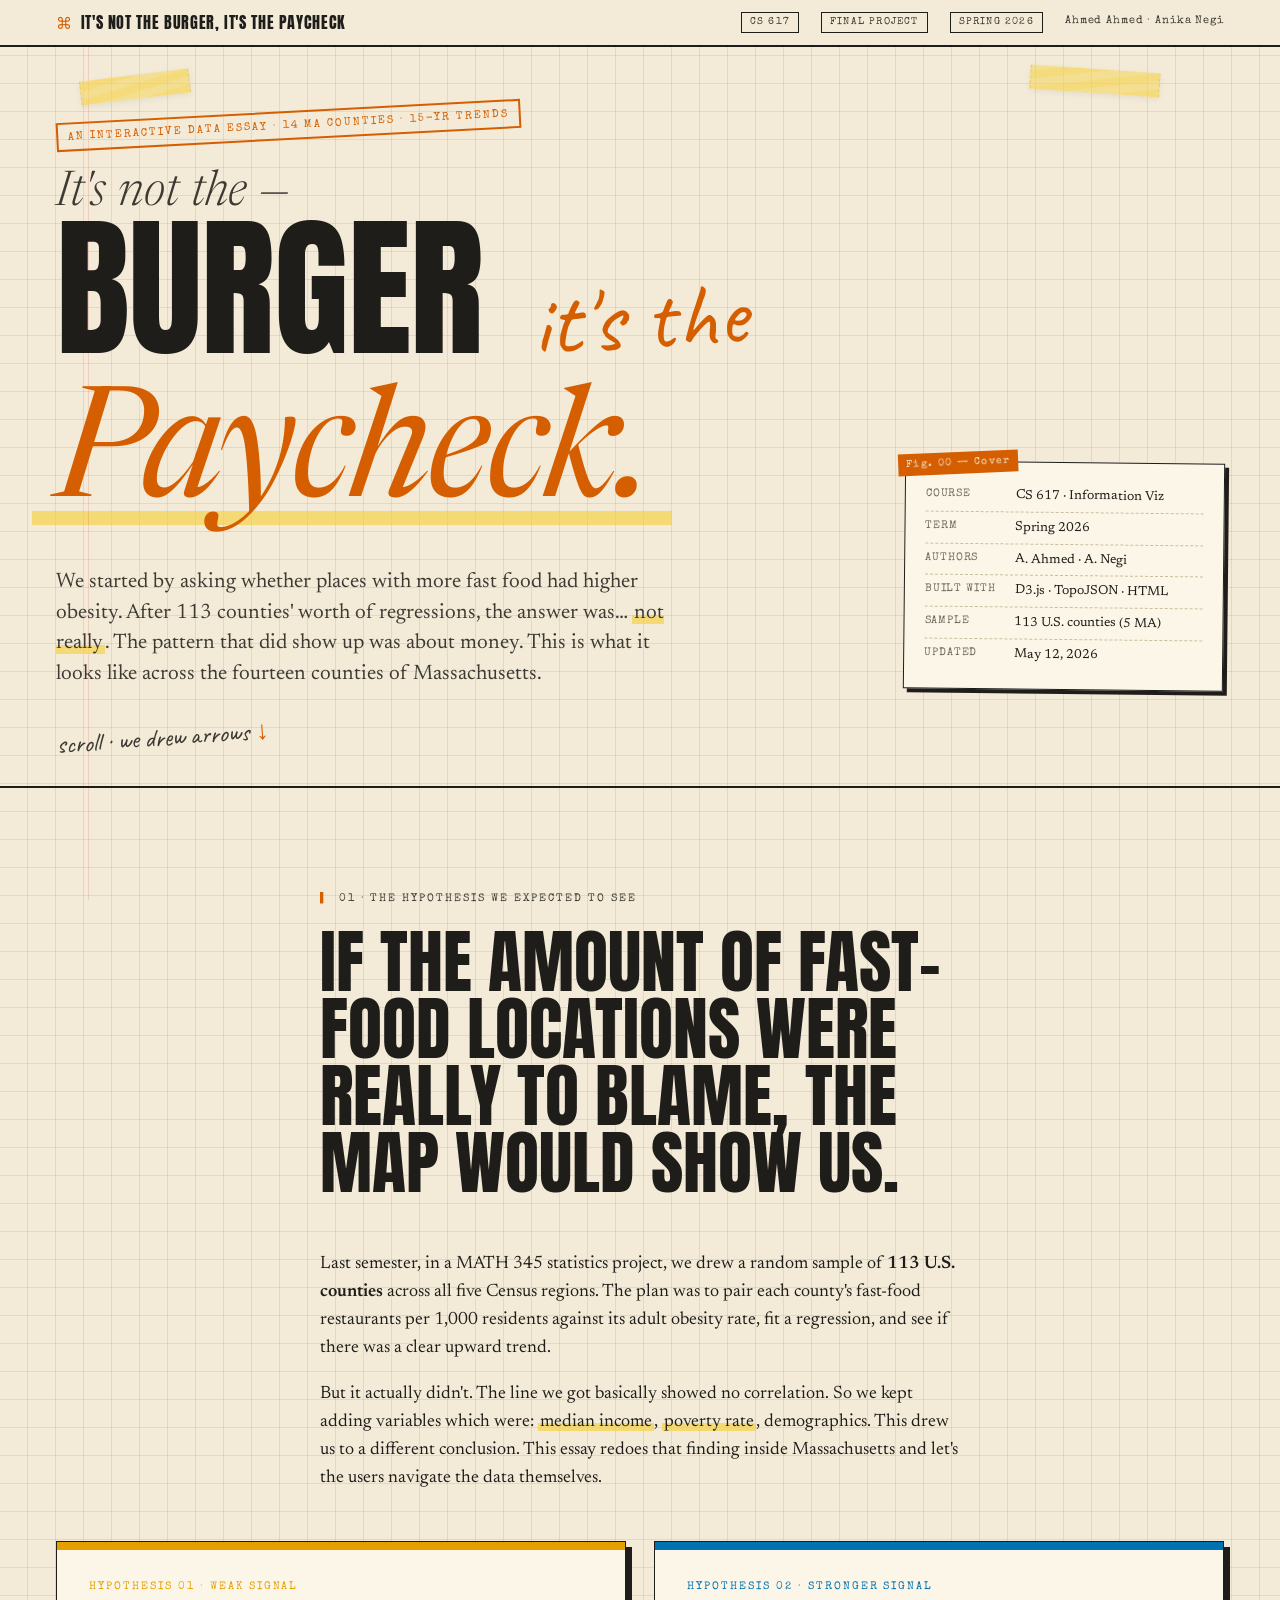
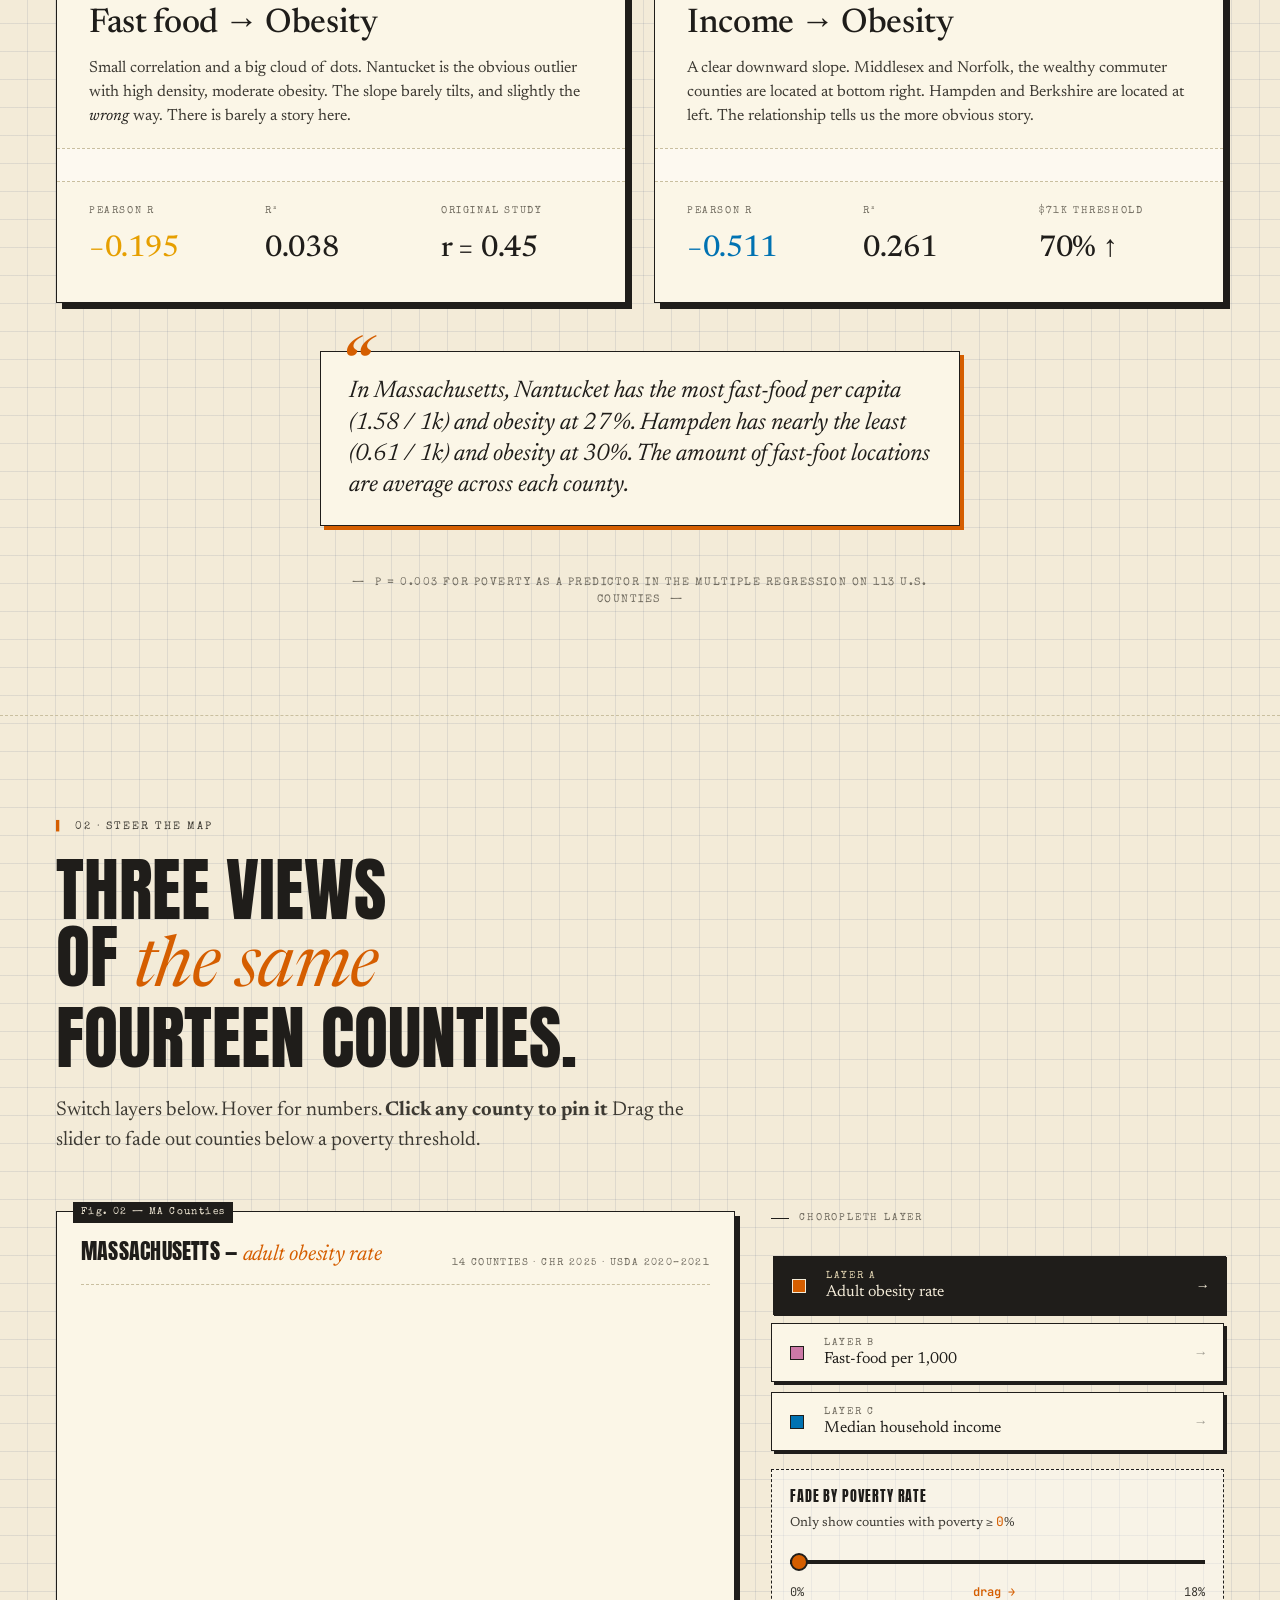
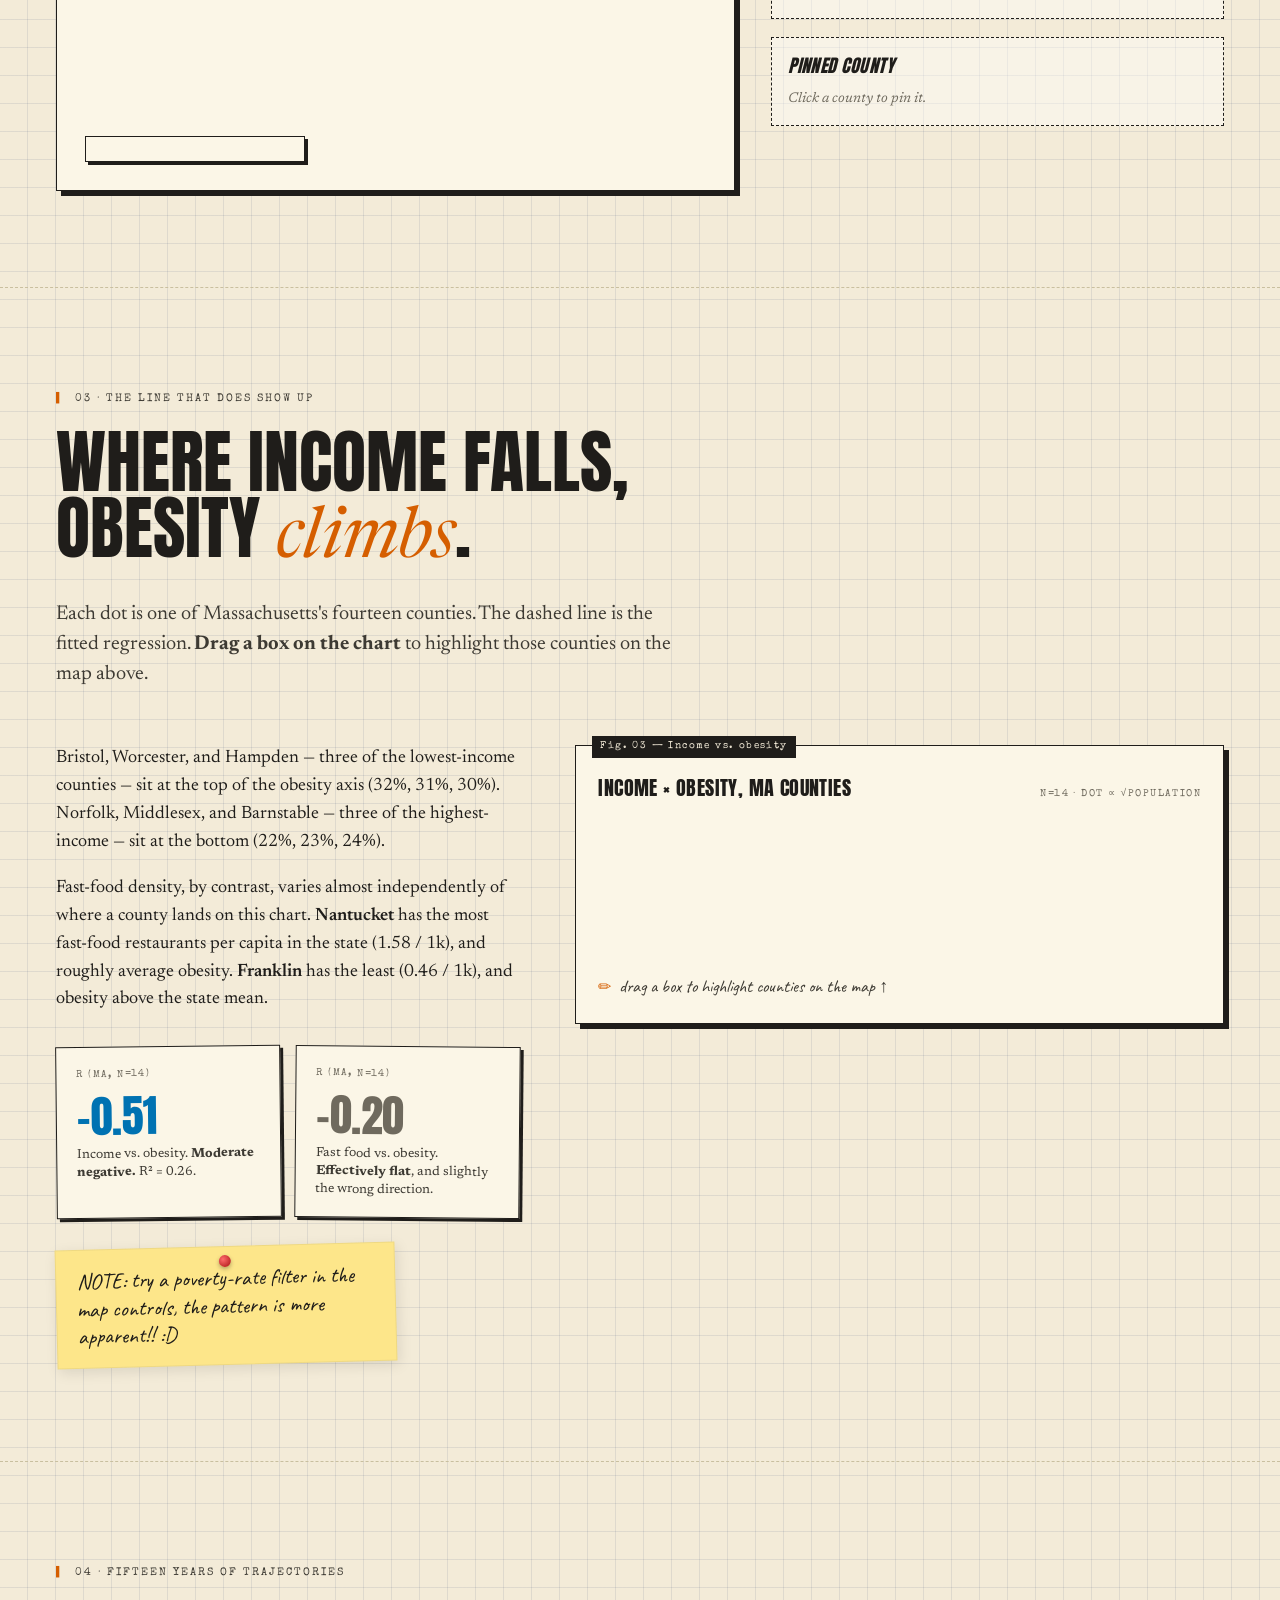
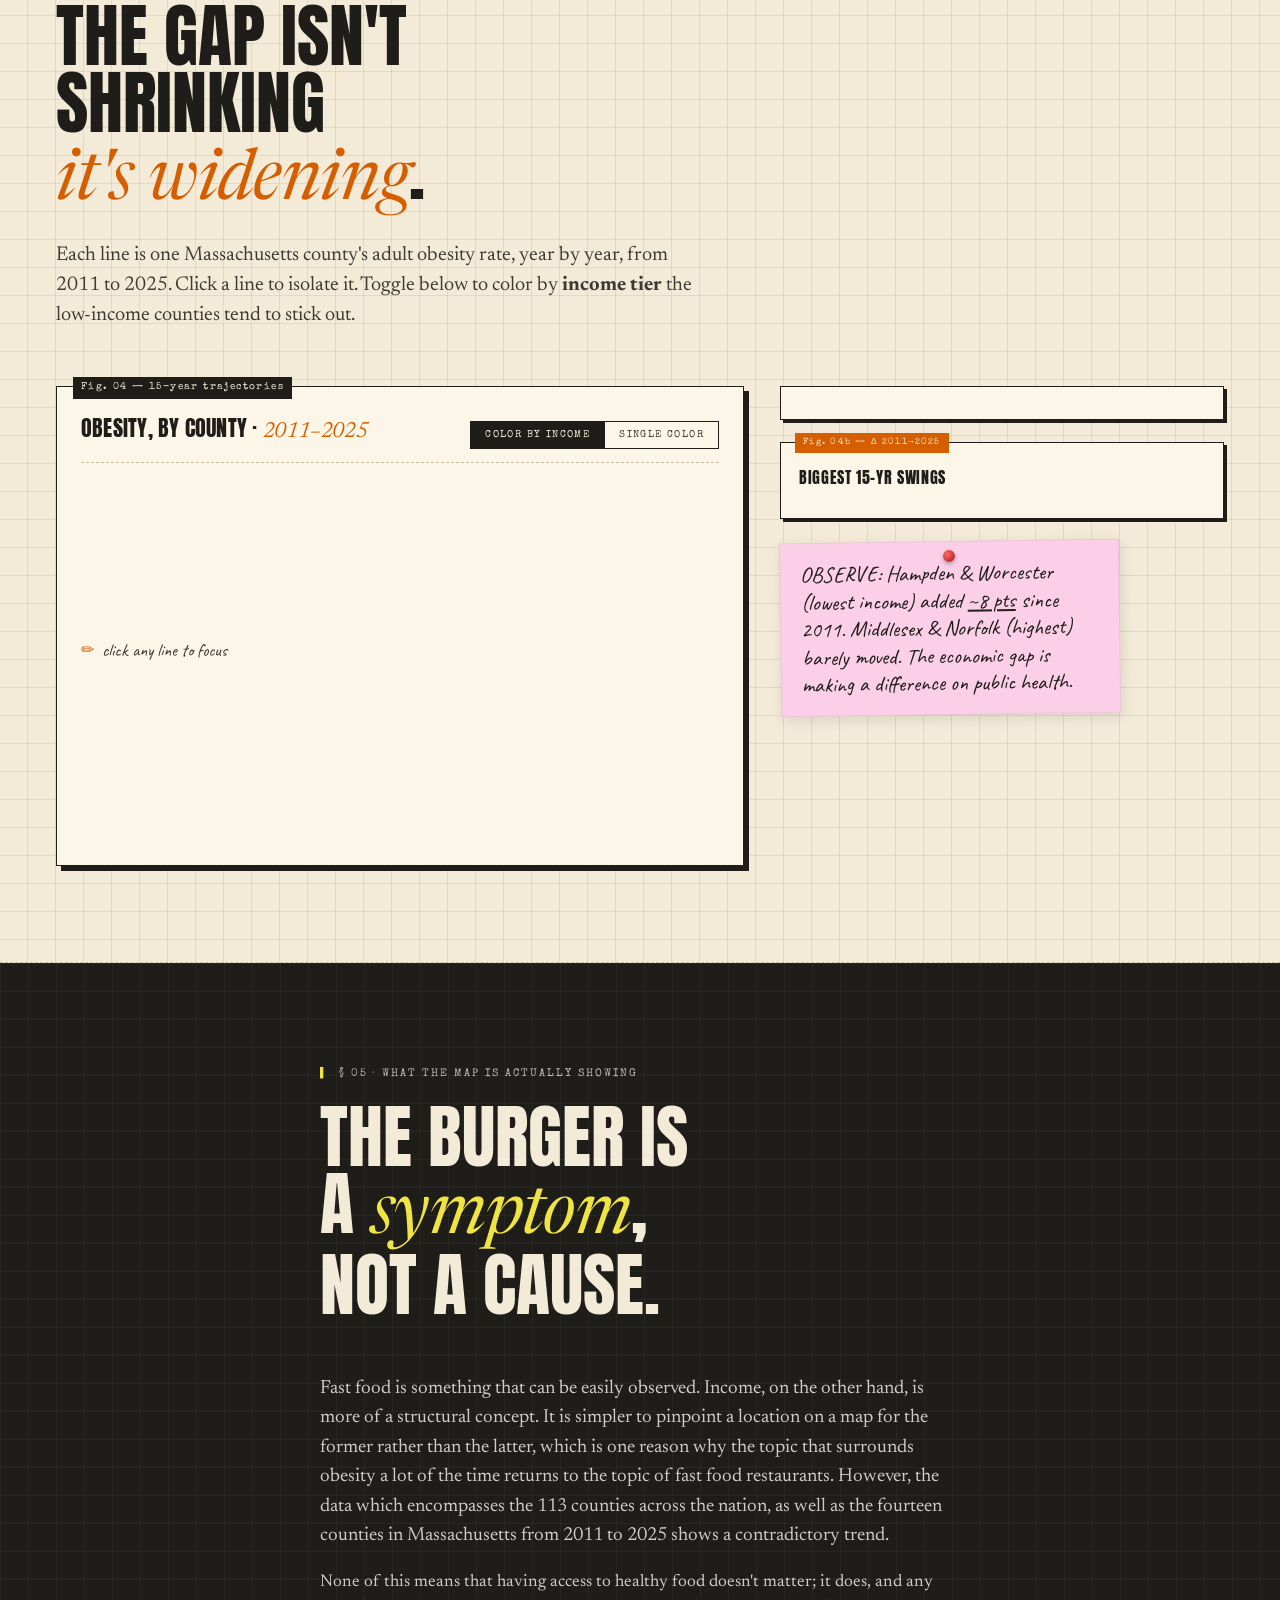
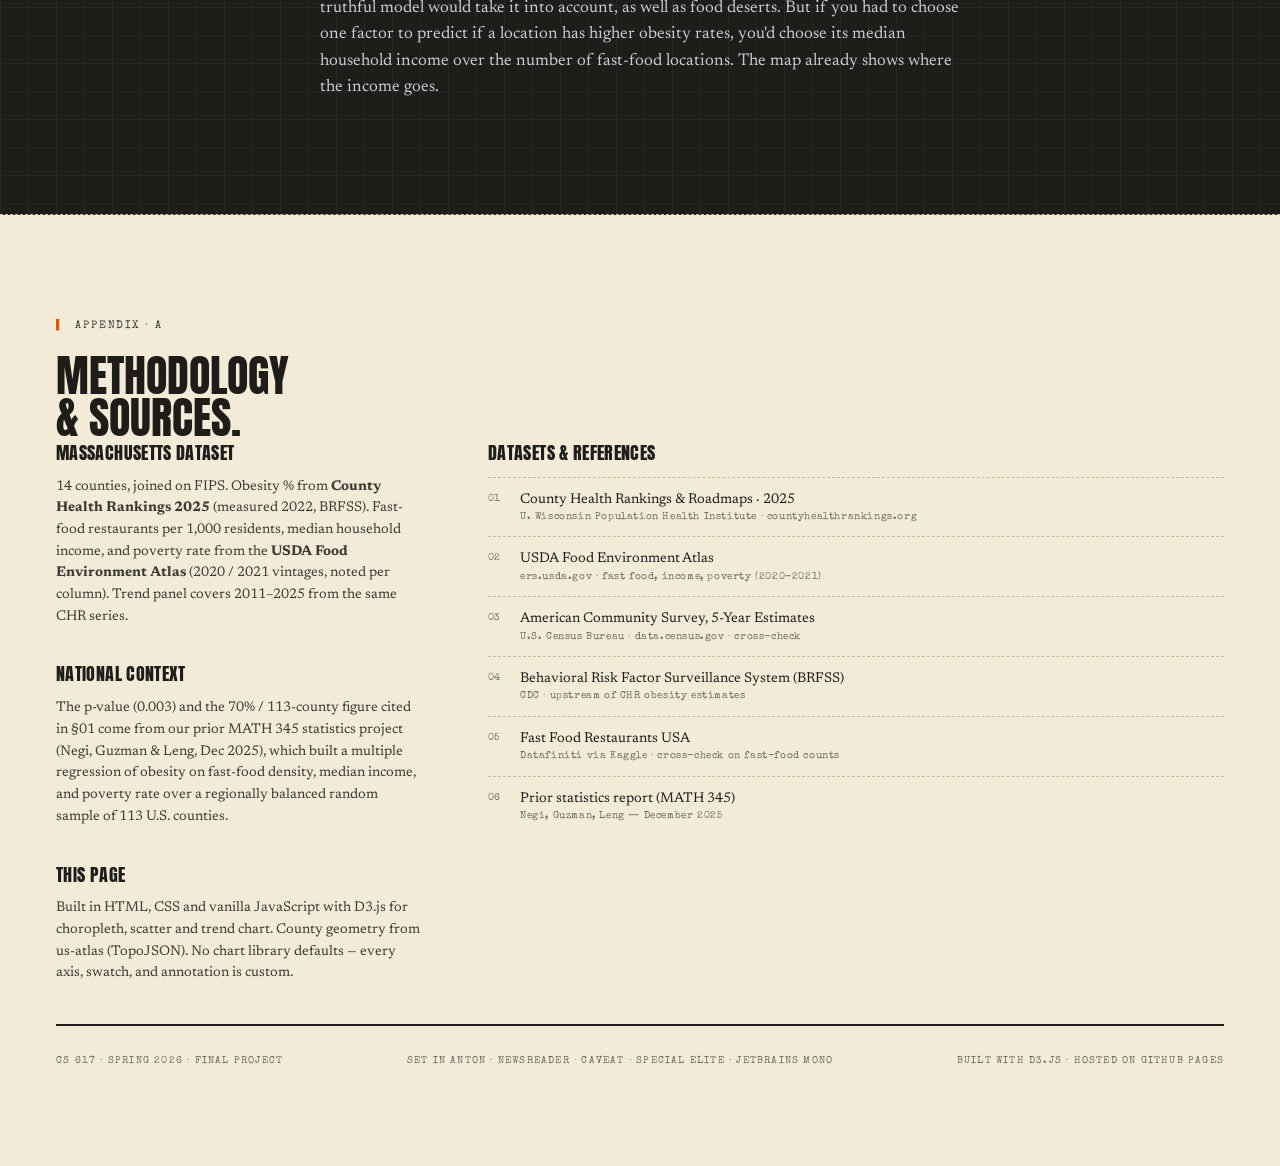
<file: index.html>
<!doctype html>
<html lang="en">
<head>
<meta charset="utf-8" />
<meta name="viewport" content="width=device-width, initial-scale=1" />
<title>It's Not the Burger, It's the Paycheck — CS617 Final Project</title>
<meta name="ext-resource-dependency" content="data/ma-counties.json" data-resource-id="maCounties" />
<meta name="ext-resource-dependency" content="data/ma-state.json" data-resource-id="maState" />
<link rel="preconnect" href="https://fonts.googleapis.com">
<link rel="preconnect" href="https://fonts.gstatic.com" crossorigin>
<link href="https://fonts.googleapis.com/css2?family=Anton&family=Newsreader:ital,opsz,wght@0,6..72,300;0,6..72,400;0,6..72,500;1,6..72,400&family=Caveat:wght@400;600;700&family=Special+Elite&family=JetBrains+Mono:wght@400;500&family=Inter+Tight:wght@400;500;600&display=swap" rel="stylesheet">
<link rel="stylesheet" href="styles.css" />
</head>
<body>

<template id="__bundler_thumbnail" data-bg-color="#f3ebd8">
  <svg viewBox="0 0 1200 800" xmlns="http://www.w3.org/2000/svg">
    <rect width="1200" height="800" fill="#f3ebd8"/>
    <!-- notebook margin -->
    <line x1="120" y1="0" x2="120" y2="800" stroke="#d63a3a" stroke-opacity="0.35" stroke-width="2"/>
    <!-- "BURGER" / "Paycheck" mark -->
    <text x="200" y="380" font-family="Anton, Impact, sans-serif" font-size="170" fill="#1f1d1a" letter-spacing="-2">BURGER</text>
    <text x="220" y="530" font-family="Georgia, serif" font-style="italic" font-size="140" fill="#c92a2a">Paycheck</text>
    <!-- highlight under paycheck -->
    <rect x="220" y="490" width="560" height="22" fill="#f5d24a" fill-opacity="0.7"/>
    <text x="220" y="530" font-family="Georgia, serif" font-style="italic" font-size="140" fill="#c92a2a">Paycheck</text>
    <!-- ampersand-ish -->
    <text x="200" y="220" font-family="Courier, monospace" font-size="28" fill="#3d3a33" letter-spacing="4">CS 617 · FINAL PROJECT</text>
    <text x="200" y="640" font-family="Caveat, cursive" font-size="46" fill="#d63a3a">it's not the — it's the —</text>
  </svg>
</template>

<!-- ============ Top bar ============ -->
<div class="topbar">
  <div class="topbar-inner">
    <div class="mark">It's Not the Burger, It's the Paycheck</div>
    <div class="meta">
      <span class="pill">CS 617</span>
      <span class="pill">Final Project</span>
      <span class="pill">Spring 2026</span>
      <span>Ahmed Ahmed · Anika Negi</span>
    </div>
  </div>
</div>

<!-- ============ Hero ============ -->
<header class="hero">
  <div class="tape hero-tape-1"></div>
  <div class="tape hero-tape-2"></div>
  <div class="wrap">
    <div class="hero-row">
      <div>
        <span class="stamp">An Interactive Data Essay · 14 MA Counties · 15-yr trends</span>
        <h1>
          <span class="it-not">It's not the —</span>
          <span class="burger">Burger</span>
          <span class="versus">it's the</span>
          <span class="paycheck">Paycheck.</span>
        </h1>
        <p class="dek">
          We started by asking whether places with more fast food had higher obesity. After 113 counties' worth of regressions, the answer was… <mark class="hi">not really</mark>. The pattern that did show up was about money. This is what it looks like across the fourteen counties of Massachusetts.
        </p>
      </div>
      <div class="project-card">
        <div class="row"><span class="k">Course</span><span class="v">CS 617 · Information Viz</span></div>
        <div class="row"><span class="k">Term</span><span class="v">Spring 2026</span></div>
        <div class="row"><span class="k">Authors</span><span class="v">A. Ahmed · A. Negi</span></div>
        <div class="row"><span class="k">Built with</span><span class="v">D3.js · TopoJSON · HTML</span></div>
        <div class="row"><span class="k">Sample</span><span class="v">113 U.S. counties (5 MA)</span></div>
        <div class="row"><span class="k">Updated</span><span class="v">May 12, 2026</span></div>
      </div>
    </div>
  </div>
  <div class="scroll-hint">scroll · we drew arrows</div>
</header>

<!-- ============ Setup ============ -->
<section class="setup">
  <div class="wrap">
    <div class="section-head measure center">
      <span class="eyebrow">01 · The hypothesis we expected to see</span>
      <h2>If the amount of fast-food locations were really to blame, the map would show us.</h2>
    </div>
    <div class="measure center">
      <p class="body">
        Last semester, in a MATH&nbsp;345 statistics project, we drew a random sample of <strong>113 U.S. counties</strong> across all five Census regions. The plan was to pair each county's fast-food restaurants per&nbsp;1,000 residents against its adult obesity rate, fit a regression, and see if there was a clear upward trend.
      </p>
      <p class="body">
        But it actually didn't. The line we got basically showed no correlation. So we kept adding variables which were: <mark class="hi">median income</mark>, <mark class="hi">poverty rate</mark>, demographics. This drew us to a different conclusion. This essay redoes that finding inside Massachusetts and let's the users navigate the data themselves.
      </p>
    </div>

    <!-- Two hypothesis cards — the central comparison of the whole essay -->
    <div class="hypogrid">
      <article class="hypocard" data-accent="weak">
        <div class="hypocard-bar"></div>
        <div class="hypocard-inner">
          <div class="hypocard-eyebrow">Hypothesis 01 · Weak signal</div>
          <h3 class="hypocard-title">Fast food → Obesity</h3>
          <p class="hypocard-narrative"> Small correlation and a big cloud of dots. Nantucket is the obvious outlier with high density, moderate obesity. The slope barely tilts, and slightly the <em>wrong</em> way. There is barely a story here.</p>
          <div class="hypocard-chart" data-pair="ff"></div>
          <div class="hypocard-stats">
            <div class="hcstat"><div class="k">Pearson r</div><div class="v">−0.195</div></div>
            <div class="hcstat"><div class="k">R²</div><div class="v">0.038</div></div>
            <div class="hcstat"><div class="k">Original study</div><div class="v">r = 0.45</div></div>
          </div>
        </div>
      </article>

      <article class="hypocard" data-accent="strong">
        <div class="hypocard-bar"></div>
        <div class="hypocard-inner">
          <div class="hypocard-eyebrow">Hypothesis 02 · Stronger signal</div>
          <h3 class="hypocard-title">Income → Obesity</h3>
          <p class="hypocard-narrative">A clear downward slope. Middlesex and Norfolk, the wealthy commuter counties are located at bottom right. Hampden and Berkshire are located at left. The relationship tells us the more obvious story.</p>
          <div class="hypocard-chart" data-pair="income"></div>
          <div class="hypocard-stats">
            <div class="hcstat"><div class="k">Pearson r</div><div class="v">−0.511</div></div>
            <div class="hcstat"><div class="k">R²</div><div class="v">0.261</div></div>
            <div class="hcstat"><div class="k">$71k threshold</div><div class="v">70%&nbsp;↑</div></div>
          </div>
        </div>
      </article>
    </div>

    <div class="measure center">
      <p class="callout">In Massachusetts, Nantucket has the <em>most</em> fast-food per capita (1.58 / 1k) and obesity at 27%. Hampden has nearly the <em>least</em> (0.61 / 1k) and obesity at 30%. The amount of fast-foot locations are average across each county.</p>
      <p class="body" style="text-align:center;font-family:var(--stamp);font-size:11px;letter-spacing:0.14em;text-transform:uppercase;color:var(--ink-faint);margin-top:32px">
        —&nbsp; p&nbsp;=&nbsp;0.003 for poverty as a predictor in the multiple regression on 113 U.S. counties &nbsp;—
      </p>
    </div>
  </div>
</section>

<!-- ============ Map module ============ -->
<section class="map-section">
  <div class="wrap">
    <div class="section-head">
      <span class="eyebrow"> 02 · Steer the map</span>
      <h2>Three views of <em>the same</em> fourteen counties.</h2>
      <p class="lede">
        Switch layers below. Hover for numbers. <strong>Click any county to pin it</strong> Drag the slider to fade out counties below a poverty threshold.
      </p>
    </div>

    <div class="map-module">
      <div class="map-stage" id="map-stage">
        <div class="stage-head">
          <div class="stage-title" id="stage-title">Massachusetts — <span class="accent">adult obesity rate</span></div>
          <div class="stage-sub">14 Counties · CHR 2025 · USDA 2020–2021</div>
        </div>
        <svg id="ma-map" role="img" aria-label="Map of Massachusetts counties"></svg>
        <div class="legend" id="map-legend"></div>
        <div class="tooltip" id="map-tooltip"></div>
      </div>

      <div class="map-controls">
        <div class="toggle-block">
          <div class="toggle-label">Choropleth layer</div>
          <div class="layer-toggle" role="tablist">
            <button class="lt-item is-active" data-layer="obesity">
              <span class="swatch" style="background:var(--obesity)"></span>
              <span>
                <span class="lt-key">Layer A</span>
                Adult obesity rate
              </span>
              <span class="arrow">→</span>
            </button>
            <button class="lt-item" data-layer="ff">
              <span class="swatch" style="background:var(--fastfood)"></span>
              <span>
                <span class="lt-key">Layer B</span>
                Fast-food per 1,000
              </span>
              <span class="arrow">→</span>
            </button>
            <button class="lt-item" data-layer="income">
              <span class="swatch" style="background:var(--income)"></span>
              <span>
                <span class="lt-key">Layer C</span>
                Median household income
              </span>
              <span class="arrow">→</span>
            </button>
          </div>

          <div class="slider-block">
            <div class="slider-title">Fade by poverty rate</div>
            <div class="slider-sub">Only show counties with poverty ≥ <span id="pov-readout" style="color:var(--red-marker);font-family:var(--mono)">0</span>%</div>
            <input type="range" id="pov-slider" min="0" max="18" step="0.5" value="0" />
            <div class="slider-readout"><span>0%</span><span class="v">drag →</span><span>18%</span></div>
          </div>

          <div class="pin-card empty" id="pin-card">
            <div class="pin-head">Pinned county <button class="clear" id="clear-pin" style="display:none">CLEAR</button></div>
            <div class="pin-body">Click a county to pin it.</div>
          </div>
        </div>
      </div>
    </div>
  </div>
</section>

<!-- ============ Scatter plot ============ -->
<section class="scatter-section">
  <div class="wrap">
    <div class="section-head">
      <span class="eyebrow"> 03 · The line that does show up</span>
      <h2>Where income falls, obesity <em>climbs</em>.</h2>
      <p class="lede">
        Each dot is one of Massachusetts's fourteen counties. The dashed line is the fitted regression. <strong>Drag a box on the chart</strong> to highlight those counties on the map above.
      </p>
    </div>

    <div class="scatter-module">
      <div>
        <p class="body">
          Bristol, Worcester, and Hampden — three of the lowest-income counties — sit at the top of the obesity axis (32%, 31%, 30%). Norfolk, Middlesex, and Barnstable — three of the highest-income — sit at the bottom (22%, 23%, 24%).
        </p>
        <p class="body">
          Fast-food density, by contrast, varies almost independently of where a county lands on this chart. <strong>Nantucket</strong> has the most fast-food restaurants per capita in the state (1.58 / 1k), and roughly average obesity. <strong>Franklin</strong> has the least (0.46 / 1k), and obesity above the state mean.
        </p>

        <div class="scatter-stats">
          <div class="stat">
            <div class="k">r (MA, n=14)</div>
            <div class="v neg">−0.51</div>
            <div class="note">Income vs. obesity. <strong>Moderate negative.</strong> R²&nbsp;=&nbsp;0.26.</div>
          </div>
          <div class="stat">
            <div class="k">r (MA, n=14)</div>
            <div class="v flat">−0.20</div>
            <div class="note">Fast food vs. obesity. <strong>Effectively flat</strong>, and slightly the wrong direction.</div>
          </div>
        </div>

        <div class="stickynote" style="margin-top:28px;max-width:340px">
          <span class="pin"></span>
          NOTE: try a poverty-rate filter in the map controls, the pattern is more apparent!! :D
        </div>
      </div>

      <div class="scatter-stage" id="scatter-stage">
        <div class="stage-head">
          <h3 class="stage-title">Income × Obesity, MA counties</h3>
          <span class="stage-axis-lbl">n=14 · dot ∝ √population</span>
        </div>
        <svg id="scatter-svg" role="img" aria-label="Scatter plot of income versus obesity"></svg>
        <div class="scatter-hint">drag a box to highlight counties on the map ↑</div>
      </div>
    </div>
  </div>
</section>

<!-- ============ Trends 2011–2025 ============ -->
<section class="trends-section">
  <div class="wrap">
    <div class="section-head">
      <span class="eyebrow"> 04 · Fifteen years of trajectories</span>
      <h2>The gap isn't shrinking <em>it's widening</em>.</h2>
      <p class="lede">
        Each line is one Massachusetts county's adult obesity rate, year by year, from 2011 to 2025. Click a line to isolate it. Toggle below to color by <strong>income tier</strong> the low-income counties tend to stick out.
      </p>
    </div>

    <div class="trends-module">
      <div class="trends-stage" id="trends-stage">
        <div class="stage-head">
          <h3 class="stage-title" id="trends-title">Obesity, by county · <span class="accent">2011–2025</span></h3>
          <div class="boston-toggle" id="trends-color-toggle">
            <button class="is-active" data-mode="income">Color by income</button>
            <button data-mode="single">Single color</button>
          </div>
        </div>
        <svg id="trends-svg" role="img" aria-label="Multi-line chart of obesity trends 2011–2025"></svg>
        <div class="tooltip" id="trends-tip"></div>
        <div class="scatter-hint">click any line to focus</div>
      </div>

      <div class="trends-side">
        <div class="trends-legend" id="trends-legend"></div>

        <div class="deltacard" id="deltacard">
          <div class="deltacard-head">Biggest 15-yr swings</div>
          <div class="deltacard-body" id="deltacard-body"></div>
        </div>

        <div class="stickynote pink" style="max-width:340px">
          <span class="pin"></span>
          OBSERVE: Hampden &amp; Worcester (lowest income) added <u>~8 pts</u> since 2011. Middlesex &amp; Norfolk (highest) barely moved. The economic gap is making a difference on public health.
        </div>
      </div>
    </div>
  </div>
</section>

<!-- ============ Conclusion ============ -->
<section class="conclusion">
  <div class="wrap">
    <div class="section-head measure center">
      <span class="eyebrow">§ 05 · What the map is actually showing</span>
      <h2>The burger is a <em>symptom</em>, not a cause.</h2>
    </div>
    <div class="measure center">
      <p class="body" style="font-size:19px">
        Fast food is something that can be easily observed. Income, on the other hand, is more of a structural concept. It is simpler to pinpoint a location on a map for the former rather than the latter, which is one reason why the topic that surrounds obesity a lot of the time returns to the topic of fast food restaurants. However, the data which encompasses the 113 counties across the nation, as well as the fourteen counties in Massachusetts from 2011 to 2025 shows a contradictory trend.
      </p>

      <p class="body" style="font-size:17px">
        None of this means that having access to healthy food doesn't matter; it does, and any truthful model would take it into account, as well as food deserts. But if you had to choose one factor to predict if a location has higher obesity rates, you'd choose its median household income over the number of fast-food locations. The map already shows where the income goes.
      </p>
    </div>
  </div>
</section>

<!-- ============ Methodology ============ -->
<footer class="method">
  <div class="wrap">
    <div class="section-head">
      <span class="eyebrow">Appendix · A</span>
      <h2 style="font-size:44px">Methodology & sources.</h2>
    </div>

    <div class="method-grid">
      <div>
        <div class="group">
          <h3>Massachusetts dataset</h3>
          <p>14 counties, joined on FIPS. Obesity % from <strong>County Health Rankings 2025</strong> (measured 2022, BRFSS). Fast-food restaurants per 1,000 residents, median household income, and poverty rate from the <strong>USDA Food Environment Atlas</strong> (2020 / 2021 vintages, noted per column). Trend panel covers 2011–2025 from the same CHR series.</p>
        </div>
        <div class="group">
          <h3>National context</h3>
          <p>The p-value (0.003) and the 70% / 113-county figure cited in §01 come from our prior MATH 345 statistics project (Negi, Guzman &amp; Leng, Dec 2025), which built a multiple regression of obesity on fast-food density, median income, and poverty rate over a regionally balanced random sample of 113 U.S. counties.</p>
        </div>
        <div class="group">
          <h3>This page</h3>
          <p>Built in HTML, CSS and vanilla JavaScript with D3.js for choropleth, scatter and trend chart. County geometry from us-atlas (TopoJSON). No chart library defaults — every axis, swatch, and annotation is custom.</p>
        </div>
      </div>

      <div>
        <h3>Datasets & references</h3>
        <div class="refs">
          <div class="ref-item"><span class="n">01</span><div><div class="title">County Health Rankings &amp; Roadmaps · 2025</div><div class="src">U. Wisconsin Population Health Institute · countyhealthrankings.org</div></div></div>
          <div class="ref-item"><span class="n">02</span><div><div class="title">USDA Food Environment Atlas</div><div class="src">ers.usda.gov · fast food, income, poverty (2020–2021)</div></div></div>
          <div class="ref-item"><span class="n">03</span><div><div class="title">American Community Survey, 5-Year Estimates</div><div class="src">U.S. Census Bureau · data.census.gov · cross-check</div></div></div>
          <div class="ref-item"><span class="n">04</span><div><div class="title">Behavioral Risk Factor Surveillance System (BRFSS)</div><div class="src">CDC · upstream of CHR obesity estimates</div></div></div>
          <div class="ref-item"><span class="n">05</span><div><div class="title">Fast Food Restaurants USA</div><div class="src">Datafiniti via Kaggle · cross-check on fast-food counts</div></div></div>
          <div class="ref-item"><span class="n">06</span><div><div class="title">Prior statistics report (MATH 345)</div><div class="src">Negi, Guzman, Leng — December 2025</div></div></div>
        </div>
      </div>
    </div>

    <div class="colophon">
      <span>CS 617 · Spring 2026 · Final Project</span>
      <span>Set in Anton · Newsreader · Caveat · Special Elite · JetBrains Mono</span>
      <span>Built with D3.js · Hosted on GitHub Pages</span>
    </div>
  </div>
</footer>

<script src="https://d3js.org/d3.v7.min.js"></script>
<script src="data.js"></script>
<script src="app.js"></script>
</body>
</html>
</file>
<file: styles.css>
/* ============ Design tokens — Studio notebook ============ */
:root {
  --paper:        #f3ebd8;
  --paper-2:      #ece2c8;
  --paper-deep:   #e3d6b3;
  --card:         #fbf6e7;
  --grid-line:    rgba(40, 60, 110, 0.10);
  --ink:          #1f1d1a;
  --ink-soft:     #3d3a33;
  --ink-faint:    #6f6a5e;
  --rule:         #c9bf9f;
  --rule-soft:    #d9d0b2;

  /* Marker / pen palette — Okabe-Ito (colorblind-safe) */
  --red:        #c12c1f;
  --red-marker: #d55e00; /* vermillion */
  --yellow-hi:  #f0e442;
  --blue-pen:   #0072b2;
  --green-marker: #009e73;
  --orange-marker: #e69f00;

  /* Layer accents — Okabe-Ito */
  --obesity:    #d55e00; /* vermillion */
  --fastfood:   #cc79a7; /* reddish-purple */
  --income:     #0072b2; /* blue */

  --serif: "Newsreader", "Source Serif Pro", Georgia, serif;
  --sans: "Inter Tight", "Helvetica Neue", system-ui, sans-serif;
  --mono: "JetBrains Mono", ui-monospace, Menlo, monospace;
  --hand: "Caveat", "Patrick Hand", cursive;
  --display: "Anton", "Oswald", "Helvetica Neue", sans-serif;
  --stamp: "Special Elite", "Courier Prime", "Courier New", monospace;

  --maxw: 1280px;
  --measure: 640px;
}

* { box-sizing: border-box; }
html, body { margin: 0; padding: 0; }
body {
  background: var(--paper);
  background-image:
    linear-gradient(var(--grid-line) 1px, transparent 1px),
    linear-gradient(90deg, var(--grid-line) 1px, transparent 1px);
  background-size: 28px 28px;
  background-position: -1px -1px;
  color: var(--ink);
  font-family: var(--serif);
  font-weight: 400;
  font-size: 18px;
  line-height: 1.55;
  text-rendering: optimizeLegibility;
  -webkit-font-smoothing: antialiased;
}

/* Margin red line, like notebook paper */
body::before {
  content: "";
  position: fixed;
  left: 88px;
  top: 0; bottom: 0;
  width: 1px;
  background: rgba(214, 58, 58, 0.16);
  z-index: 0;
  pointer-events: none;
}

/* ============ Layout primitives ============ */
.wrap { max-width: var(--maxw); margin: 0 auto; padding: 0 56px; position: relative; }
.measure { max-width: var(--measure); }
.center { margin-left: auto; margin-right: auto; }

/* ============ Top bar — project stamp / contact sheet ============ */
.topbar {
  border-bottom: 2px solid var(--ink);
  background: var(--paper);
  position: sticky;
  top: 0;
  z-index: 50;
}
.topbar-inner {
  display: flex;
  align-items: center;
  justify-content: space-between;
  padding: 10px 56px;
  font-family: var(--stamp);
  font-size: 11px;
  letter-spacing: 0.08em;
  color: var(--ink-soft);
  gap: 18px;
  flex-wrap: wrap;
}
.topbar .mark {
  font-family: var(--display);
  font-weight: 400;
  font-size: 16px;
  letter-spacing: 0.04em;
  text-transform: uppercase;
  color: var(--ink);
}
.topbar .mark::before {
  content: "⌘";
  margin-right: 8px;
  color: var(--red-marker);
}
.topbar .meta { display: flex; gap: 22px; flex-wrap: wrap; }
.topbar .meta .pill {
  border: 1px solid var(--ink);
  padding: 2px 8px;
  font-family: var(--stamp);
  font-size: 10px;
  letter-spacing: 0.12em;
  text-transform: uppercase;
}

/* ============ Tape strip / sticker primitives ============ */
.tape {
  position: absolute;
  width: 110px;
  height: 24px;
  background: repeating-linear-gradient(
    -10deg, rgba(245, 210, 74, 0.65), rgba(245, 210, 74, 0.65) 8px,
    rgba(245, 210, 74, 0.5) 8px, rgba(245, 210, 74, 0.5) 16px
  );
  border-left: 1px dashed rgba(0,0,0,0.08);
  border-right: 1px dashed rgba(0,0,0,0.08);
  box-shadow: 0 2px 6px rgba(0,0,0,0.06);
  transform: rotate(-3deg);
  z-index: 4;
}
.stamp {
  display: inline-block;
  font-family: var(--stamp);
  font-size: 11px;
  letter-spacing: 0.18em;
  text-transform: uppercase;
  border: 2px solid var(--red-marker);
  color: var(--red-marker);
  padding: 4px 10px;
  transform: rotate(-3deg);
}
.tag {
  display: inline-block;
  font-family: var(--stamp);
  font-size: 11px;
  letter-spacing: 0.14em;
  text-transform: uppercase;
  background: var(--ink);
  color: var(--paper);
  padding: 4px 10px 4px 22px;
  position: relative;
}
.tag::before {
  content: "";
  position: absolute;
  left: 8px; top: 50%;
  width: 6px; height: 6px;
  border-radius: 50%;
  background: var(--paper);
  transform: translateY(-50%);
}

/* Highlighter mark on text */
mark.hi {
  background: linear-gradient(180deg, transparent 55%, rgba(245, 210, 74, 0.7) 55%);
  padding: 0 2px;
  color: inherit;
}
mark.hi-red {
  background: linear-gradient(180deg, transparent 60%, rgba(214, 58, 58, 0.25) 60%);
  padding: 0 2px;
  color: inherit;
}

/* Annotation: marker arrow + handwritten note */
.annot {
  font-family: var(--hand);
  font-size: 22px;
  line-height: 1.2;
  color: var(--red-marker);
  position: absolute;
  transform: rotate(-4deg);
  pointer-events: none;
  z-index: 3;
}
.annot.blue { color: var(--blue-pen); }
.annot.ink  { color: var(--ink); }

.stickynote {
  background: #fde68a;
  border: 1px solid rgba(0,0,0,0.06);
  padding: 18px 20px 16px;
  font-family: var(--hand);
  font-size: 22px;
  line-height: 1.25;
  color: var(--ink);
  transform: rotate(-1.5deg);
  box-shadow: 2px 4px 14px rgba(0,0,0,0.10);
  position: relative;
}
.stickynote.blue { background: #bee3f8; transform: rotate(1.2deg); }
.stickynote.pink { background: #fbcfe8; transform: rotate(-0.8deg); }
.stickynote .pin {
  position: absolute;
  top: 8px; left: 50%;
  transform: translateX(-50%);
  width: 12px; height: 12px;
  border-radius: 50%;
  background: radial-gradient(circle at 35% 35%, #ff6b6b, #a51111);
  box-shadow: 0 2px 4px rgba(0,0,0,0.3);
}

/* Common eyebrow */
.eyebrow {
  font-family: var(--stamp);
  font-size: 11px;
  letter-spacing: 0.18em;
  text-transform: uppercase;
  color: var(--ink-soft);
  display: inline-flex;
  align-items: center;
  gap: 10px;
}
.eyebrow::before {
  content: "▌";
  color: var(--red-marker);
}

/* ============ Hero ============ */
.hero {
  padding: 64px 0 96px;
  border-bottom: 2px solid var(--ink);
  position: relative;
}
.hero .hero-tape-1 { top: 28px; left: 80px; transform: rotate(-7deg); }
.hero .hero-tape-2 { top: 22px; right: 120px; transform: rotate(4deg); width: 130px; }

.hero-row {
  display: grid;
  grid-template-columns: 1fr 320px;
  gap: 48px;
  align-items: end;
}
.hero h1 {
  font-family: var(--display);
  font-weight: 400;
  font-size: clamp(80px, 12vw, 180px);
  line-height: 0.88;
  letter-spacing: -0.005em;
  margin: 32px 0 0;
  text-transform: uppercase;
  text-wrap: balance;
}
.hero h1 .it-not {
  display: block;
  font-family: var(--serif);
  font-style: italic;
  font-weight: 300;
  text-transform: none;
  font-size: 0.32em;
  letter-spacing: 0;
  color: var(--ink-soft);
  margin-bottom: 6px;
}
.hero h1 .burger { color: var(--ink); }
.hero h1 .versus {
  font-family: var(--hand);
  font-style: normal;
  font-weight: 400;
  font-size: 0.6em;
  text-transform: none;
  letter-spacing: 0;
  color: var(--red-marker);
  display: inline-block;
  transform: rotate(-3deg) translateY(-0.05em);
  margin: 0 14px;
}
.hero h1 .paycheck {
  color: var(--red-marker);
  font-style: italic;
  font-family: var(--serif);
  font-weight: 400;
  text-transform: none;
  letter-spacing: -0.02em;
  position: relative;
}
.hero h1 .paycheck::after {
  content: "";
  position: absolute;
  left: -4%; right: -4%;
  bottom: 8%;
  height: 14px;
  background: rgba(245, 210, 74, 0.7);
  z-index: -1;
}

.hero .dek {
  font-size: 21px;
  line-height: 1.45;
  color: var(--ink-soft);
  max-width: 640px;
  margin: 40px 0 0;
  text-wrap: pretty;
}

.hero .project-card {
  background: var(--card);
  border: 1.5px solid var(--ink);
  padding: 18px 20px;
  font-family: var(--stamp);
  font-size: 11px;
  letter-spacing: 0.08em;
  color: var(--ink-soft);
  line-height: 1.6;
  box-shadow: 4px 4px 0 var(--ink);
  transform: rotate(0.6deg);
  position: relative;
}
.hero .project-card .row {
  display: grid;
  grid-template-columns: 78px 1fr;
  gap: 12px;
  padding: 5px 0;
  border-bottom: 1px dashed var(--rule);
}
.hero .project-card .row:last-child { border-bottom: none; }
.hero .project-card .row .k {
  color: var(--ink-faint);
  text-transform: uppercase;
}
.hero .project-card .row .v {
  color: var(--ink);
  text-transform: none;
  font-family: var(--serif);
  font-size: 13px;
  letter-spacing: 0;
}
.hero .project-card::before {
  content: "Fig. 00 — Cover";
  position: absolute;
  top: -10px;
  left: -8px;
  background: var(--red-marker);
  color: var(--paper);
  font-family: var(--stamp);
  font-size: 10px;
  letter-spacing: 0.14em;
  padding: 3px 8px;
  transform: rotate(-3deg);
}

/* Scroll hint */
.scroll-hint {
  position: absolute;
  bottom: 28px;
  left: 56px;
  font-family: var(--hand);
  font-size: 26px;
  color: var(--ink-soft);
  transform: rotate(-4deg);
}
.scroll-hint::after {
  content: "↓";
  display: inline-block;
  margin-left: 6px;
  color: var(--red-marker);
  animation: bob 1.6s ease-in-out infinite;
}
@keyframes bob {
  0%, 100% { transform: translateY(0); }
  50% { transform: translateY(6px); }
}

/* ============ Section primitives ============ */
section { padding: 96px 0; border-bottom: 1.5px dashed var(--rule); position: relative; }
section .section-head { margin-bottom: 56px; position: relative; }
.section-head h2 {
  font-family: var(--display);
  font-weight: 400;
  font-size: clamp(40px, 5.5vw, 72px);
  line-height: 0.95;
  letter-spacing: 0;
  margin: 16px 0 0;
  max-width: 18ch;
  text-transform: uppercase;
  text-wrap: balance;
}
.section-head h2 em {
  font-family: var(--serif);
  font-style: italic;
  font-weight: 400;
  text-transform: none;
  letter-spacing: -0.01em;
  color: var(--red-marker);
}
.section-head .kicker { margin-bottom: 12px; }
.lede {
  font-size: 20px;
  line-height: 1.5;
  color: var(--ink-soft);
  max-width: var(--measure);
  margin-top: 24px;
  text-wrap: pretty;
}
p.body { max-width: var(--measure); margin: 0 0 1em; }
p.body strong { font-weight: 600; }
p.body + p.body { margin-top: 1em; }

.callout {
  background: var(--card);
  border: 1.5px solid var(--ink);
  box-shadow: 4px 4px 0 var(--red-marker);
  padding: 24px 28px;
  font-family: var(--serif);
  font-size: 24px;
  line-height: 1.3;
  font-style: italic;
  color: var(--ink);
  max-width: 720px;
  margin: 48px auto;
  font-weight: 400;
  position: relative;
}
.callout::before {
  content: "“";
  position: absolute;
  top: -18px; left: 16px;
  font-family: var(--serif);
  font-size: 80px;
  line-height: 1;
  color: var(--red-marker);
}

/* ============ Big-number "index cards" ============ */
.numbers {
  display: grid;
  grid-template-columns: repeat(4, 1fr);
  gap: 18px;
  margin-top: 40px;
}
.numbers .cell {
  background: var(--card);
  border: 1.5px solid var(--ink);
  padding: 26px 22px 22px;
  position: relative;
  box-shadow: 3px 3px 0 var(--ink);
}
.numbers .cell:nth-child(odd) { transform: rotate(-0.4deg); }
.numbers .cell:nth-child(even) { transform: rotate(0.5deg); }
.numbers .cell::before {
  content: attr(data-fig);
  position: absolute;
  top: -10px; left: 14px;
  background: var(--ink);
  color: var(--paper);
  font-family: var(--stamp);
  font-size: 10px;
  letter-spacing: 0.14em;
  padding: 3px 8px;
}
.numbers .label {
  font-family: var(--stamp);
  font-size: 10px;
  letter-spacing: 0.16em;
  text-transform: uppercase;
  color: var(--ink-faint);
  margin-bottom: 10px;
}
.numbers .big {
  font-family: var(--display);
  font-weight: 400;
  font-size: 76px;
  line-height: 0.95;
  letter-spacing: -0.02em;
  color: var(--ink);
}
.numbers .big .unit { font-size: 0.45em; vertical-align: super; color: var(--red-marker); }
.numbers .desc {
  font-family: var(--serif);
  font-size: 14px;
  line-height: 1.4;
  color: var(--ink-soft);
  margin-top: 12px;
}
.numbers .desc strong { color: var(--ink); }

/* ============ Map module ============ */
.map-module {
  display: grid;
  grid-template-columns: 1.5fr 1fr;
  gap: 36px;
  align-items: start;
  margin-top: 24px;
  position: relative;
}
.map-stage {
  background: var(--card);
  border: 1.5px solid var(--ink);
  box-shadow: 5px 5px 0 var(--ink);
  padding: 22px 24px 24px;
  position: relative;
  min-height: 580px;
}
.map-stage::before {
  content: "Fig. 02 — MA Counties";
  position: absolute;
  top: -10px; left: 16px;
  background: var(--ink);
  color: var(--paper);
  font-family: var(--stamp);
  font-size: 10px;
  letter-spacing: 0.14em;
  padding: 3px 8px;
}
.map-stage svg { width: 100%; height: auto; display: block; }
.map-stage .stage-head {
  display: flex;
  justify-content: space-between;
  align-items: flex-end;
  gap: 24px;
  margin-bottom: 18px;
  padding-bottom: 12px;
  border-bottom: 1px dashed var(--rule);
}
.map-stage .stage-title {
  font-family: var(--display);
  font-size: 22px;
  font-weight: 400;
  letter-spacing: 0.01em;
  text-transform: uppercase;
}
.map-stage .stage-title .accent {
  font-family: var(--serif);
  text-transform: none;
  font-style: italic;
  font-weight: 400;
  letter-spacing: -0.01em;
  color: var(--obesity);
}
.map-stage .stage-sub {
  font-family: var(--stamp);
  font-size: 10px;
  letter-spacing: 0.14em;
  text-transform: uppercase;
  color: var(--ink-faint);
  text-align: right;
}

/* Layer toggle */
.layer-toggle {
  display: flex;
  flex-direction: column;
  gap: 10px;
}
.layer-toggle .lt-item {
  display: grid;
  grid-template-columns: 18px 1fr auto;
  align-items: center;
  gap: 16px;
  padding: 14px 18px;
  cursor: pointer;
  border: 1.5px solid var(--ink);
  background: var(--card);
  text-align: left;
  font-family: var(--serif);
  font-size: 16px;
  color: var(--ink);
  transition: transform 0.15s, box-shadow 0.15s;
  box-shadow: 3px 3px 0 var(--ink);
}
.layer-toggle .lt-item:hover { transform: translate(-1px, -1px); box-shadow: 4px 4px 0 var(--ink); }
.layer-toggle .lt-item .swatch {
  width: 14px;
  height: 14px;
  border: 1.5px solid var(--ink);
}
.layer-toggle .lt-item .lt-key {
  font-family: var(--stamp);
  font-size: 10px;
  letter-spacing: 0.16em;
  text-transform: uppercase;
  color: var(--ink-faint);
  display: block;
  margin-bottom: 3px;
}
.layer-toggle .lt-item.is-active {
  background: var(--ink);
  color: var(--paper);
  transform: translate(2px, 2px);
  box-shadow: 1px 1px 0 var(--ink);
}
.layer-toggle .lt-item.is-active .lt-key { color: var(--paper-deep); }
.layer-toggle .lt-item.is-active .swatch { border-color: var(--paper); }
.layer-toggle .lt-item .arrow { opacity: 0.4; font-family: var(--stamp); font-size: 14px; }
.layer-toggle .lt-item.is-active .arrow { opacity: 1; }

.toggle-block { display: flex; flex-direction: column; gap: 18px; }
.toggle-block .toggle-label {
  font-family: var(--stamp);
  font-size: 10px;
  letter-spacing: 0.18em;
  text-transform: uppercase;
  color: var(--ink-faint);
  margin-bottom: 10px;
  display: flex;
  align-items: center;
  gap: 10px;
}
.toggle-block .toggle-label::before {
  content: ""; width: 18px; height: 1px; background: var(--ink);
}

.toggle-block .ff-toggle {
  display: flex;
  align-items: center;
  gap: 14px;
  padding: 14px 18px;
  border: 1.5px solid var(--ink);
  background: var(--card);
  font-family: var(--serif);
  font-size: 15px;
  cursor: pointer;
  width: 100%;
  text-align: left;
  color: var(--ink);
  box-shadow: 3px 3px 0 var(--ink);
}
.toggle-block .ff-toggle .dot {
  width: 12px; height: 12px;
  background: var(--fastfood);
  border: 1.5px solid var(--ink);
  border-radius: 50%;
}
.toggle-block .ff-toggle .pill {
  margin-left: auto;
  font-family: var(--stamp);
  font-size: 10px;
  letter-spacing: 0.14em;
  text-transform: uppercase;
  color: var(--ink-faint);
  border: 1px solid var(--ink-faint);
  padding: 2px 7px;
}
.toggle-block .ff-toggle.is-on { background: var(--ink); color: var(--paper); transform: translate(2px, 2px); box-shadow: 1px 1px 0 var(--ink); }
.toggle-block .ff-toggle.is-on .pill { color: var(--paper); border-color: var(--paper); }

/* Poverty slider control */
.slider-block {
  border: 1.5px dashed var(--ink);
  background: rgba(255,255,255,0.4);
  padding: 16px 18px;
}
.slider-block .slider-title {
  font-family: var(--display);
  font-size: 14px;
  letter-spacing: 0.06em;
  text-transform: uppercase;
  margin: 0 0 4px;
}
.slider-block .slider-sub {
  font-family: var(--serif);
  font-size: 13px;
  color: var(--ink-soft);
  margin-bottom: 14px;
}
.slider-block input[type="range"] {
  -webkit-appearance: none;
  width: 100%;
  height: 4px;
  background: var(--ink);
  outline: none;
  margin: 12px 0 4px;
}
.slider-block input[type="range"]::-webkit-slider-thumb {
  -webkit-appearance: none;
  width: 18px;
  height: 18px;
  background: var(--red-marker);
  border: 2px solid var(--ink);
  border-radius: 50%;
  cursor: grab;
}
.slider-block input[type="range"]::-moz-range-thumb {
  width: 18px; height: 18px;
  background: var(--red-marker);
  border: 2px solid var(--ink);
  border-radius: 50%;
  cursor: grab;
}
.slider-block .slider-readout {
  font-family: var(--mono);
  font-size: 12px;
  color: var(--ink-soft);
  display: flex;
  justify-content: space-between;
  margin-top: 8px;
}
.slider-block .slider-readout .v {
  color: var(--red-marker);
  font-weight: 600;
}

.pin-card {
  border: 1.5px solid var(--ink);
  background: var(--card);
  padding: 14px 16px;
  font-family: var(--serif);
  font-size: 14px;
  color: var(--ink-soft);
  position: relative;
  box-shadow: 3px 3px 0 var(--ink);
}
.pin-card.empty { background: rgba(255,255,255,0.4); border-style: dashed; box-shadow: none; color: var(--ink-faint); font-style: italic; }
.pin-card .pin-head {
  font-family: var(--display);
  font-size: 18px;
  letter-spacing: 0.02em;
  text-transform: uppercase;
  color: var(--ink);
  margin-bottom: 10px;
  display: flex;
  justify-content: space-between;
  align-items: center;
}
.pin-card .pin-head .clear {
  font-family: var(--stamp);
  font-size: 9px;
  letter-spacing: 0.14em;
  background: none;
  border: 1px solid var(--ink);
  padding: 3px 7px;
  cursor: pointer;
  color: var(--ink);
}
.pin-card .pin-row {
  display: grid;
  grid-template-columns: 1fr auto;
  padding: 4px 0;
  border-top: 1px dashed var(--rule);
  font-family: var(--mono);
  font-size: 12px;
}
.pin-card .pin-row:first-of-type { border-top: none; }
.pin-card .pin-row .k {
  color: var(--ink-faint);
  font-family: var(--stamp);
  font-size: 9px;
  letter-spacing: 0.14em;
  text-transform: uppercase;
}
.pin-card .pin-row .v { color: var(--ink); }

/* County paths */
.county {
  stroke: var(--ink);
  stroke-width: 1.2;
  cursor: pointer;
  transition: stroke-width 0.12s;
}
.county.is-hover { stroke-width: 2.5; }
.county.is-pinned { stroke: var(--red-marker); stroke-width: 3; }
.county.is-dim { opacity: 0.25; }
.county-label {
  font-family: var(--stamp);
  font-size: 10px;
  letter-spacing: 0.06em;
  text-transform: uppercase;
  fill: var(--ink);
  pointer-events: none;
  text-anchor: middle;
  font-weight: 700;
  paint-order: stroke fill;
  stroke: rgba(251, 246, 231, 0.85);
  stroke-width: 2.2px;
  stroke-linejoin: round;
}
.county-label.is-light {
  fill: var(--paper);
  stroke: rgba(31, 29, 26, 0.55);
  stroke-width: 2px;
}
.state-outline { fill: none; stroke: var(--ink); stroke-width: 1.6; pointer-events: none; }

/* Legend */
.legend {
  position: absolute;
  bottom: 28px;
  left: 28px;
  background: var(--card);
  border: 1.5px solid var(--ink);
  padding: 12px 16px;
  display: flex;
  flex-direction: column;
  gap: 8px;
  min-width: 220px;
  box-shadow: 3px 3px 0 var(--ink);
  z-index: 2;
}
.legend .lg-title {
  font-family: var(--stamp);
  font-size: 10px;
  letter-spacing: 0.14em;
  text-transform: uppercase;
  color: var(--ink-soft);
}
.legend .lg-scale {
  display: flex;
  height: 10px;
  border: 1px solid var(--ink);
}
.legend .lg-scale > div { flex: 1; }
.legend .lg-ticks {
  display: flex;
  justify-content: space-between;
  font-family: var(--mono);
  font-size: 11px;
  color: var(--ink-soft);
}

/* County label leader lines for small counties */
.label-leader {
  stroke: var(--ink);
  stroke-width: 0.8;
  fill: none;
  pointer-events: none;
}
.label-leader-dot {
  fill: var(--ink);
  pointer-events: none;
}

/* Tooltip */
.tooltip {
  position: absolute;
  pointer-events: none;
  background: var(--ink);
  color: var(--paper);
  padding: 12px 14px;
  font-family: var(--mono);
  font-size: 12px;
  line-height: 1.4;
  min-width: 220px;
  border: 1.5px solid var(--ink);
  box-shadow: 4px 4px 0 var(--red-marker);
  opacity: 0;
  transform: translate(-50%, calc(-100% - 14px));
  transition: opacity 0.1s;
  z-index: 5;
}
.tooltip.is-visible { opacity: 1; }
.tooltip .tip-name {
  font-family: var(--display);
  font-size: 18px;
  font-weight: 400;
  margin-bottom: 8px;
  letter-spacing: 0.02em;
  text-transform: uppercase;
  color: var(--paper);
}
.tooltip .tip-row {
  display: flex;
  justify-content: space-between;
  gap: 16px;
  padding: 3px 0;
  border-top: 1px dashed rgba(255,255,255,0.18);
}
.tooltip .tip-row .k {
  font-family: var(--stamp);
  font-size: 9px;
  letter-spacing: 0.14em;
  text-transform: uppercase;
  color: var(--paper-deep);
}
.tooltip .tip-row .v { font-family: var(--mono); color: var(--paper); }
.tooltip::after {
  content: "";
  position: absolute;
  bottom: -7px;
  left: 50%;
  transform: translateX(-50%) rotate(45deg);
  width: 10px; height: 10px;
  background: var(--ink);
  border-right: 1.5px solid var(--ink);
  border-bottom: 1.5px solid var(--ink);
}

/* Annotations on the map area */
.map-annot {
  position: absolute;
  pointer-events: none;
  font-family: var(--hand);
  font-size: 17px;
  line-height: 1.18;
  color: var(--red-marker);
  z-index: 3;
  max-width: 160px;
  transform: rotate(-3deg);
  text-align: right;
  background: rgba(251, 246, 231, 0.85);
  padding: 6px 8px;
}
.map-annot.blue { color: var(--blue-pen); }
.map-annot svg.arrow { display: block; overflow: visible; }

/* ============ Scatter plot module ============ */
.scatter-module {
  display: grid;
  grid-template-columns: 1fr 1.4fr;
  gap: 56px;
  align-items: start;
}
.scatter-stage {
  background: var(--card);
  border: 1.5px solid var(--ink);
  padding: 26px 22px 22px;
  position: relative;
  box-shadow: 5px 5px 0 var(--ink);
}
.scatter-stage::before {
  content: "Fig. 03 — Income vs. obesity";
  position: absolute;
  top: -10px; left: 16px;
  background: var(--ink);
  color: var(--paper);
  font-family: var(--stamp);
  font-size: 10px;
  letter-spacing: 0.14em;
  padding: 3px 8px;
}
.scatter-stage svg { width: 100%; height: auto; display: block; }
.scatter-stage .stage-head { margin-bottom: 10px; display:flex; justify-content:space-between; align-items:baseline; }
.scatter-stage .stage-title {
  font-family: var(--display);
  font-size: 20px;
  margin: 0;
  font-weight: 400;
  text-transform: uppercase;
  letter-spacing: 0.02em;
}
.scatter-stage .stage-axis-lbl {
  font-family: var(--stamp);
  font-size: 10px;
  letter-spacing: 0.14em;
  text-transform: uppercase;
  color: var(--ink-faint);
}
.scatter-hint {
  font-family: var(--hand);
  font-size: 18px;
  color: var(--ink-soft);
  margin-top: 10px;
  display: flex;
  align-items: center;
  gap: 8px;
}
.scatter-hint::before { content: "✏︎"; color: var(--red-marker); font-size: 16px; }

.scatter-stats {
  display: grid;
  grid-template-columns: 1fr 1fr;
  gap: 14px;
  margin-top: 32px;
}
.scatter-stats .stat {
  background: var(--card);
  border: 1.5px solid var(--ink);
  padding: 20px 20px 18px;
  box-shadow: 3px 3px 0 var(--ink);
  position: relative;
}
.scatter-stats .stat:nth-child(1) { transform: rotate(-0.6deg); }
.scatter-stats .stat:nth-child(2) { transform: rotate(0.5deg); }
.scatter-stats .stat .v {
  font-family: var(--display);
  font-size: 44px;
  font-weight: 400;
  letter-spacing: -0.01em;
  line-height: 1;
  color: var(--ink);
}
.scatter-stats .stat .v.neg { color: var(--income); }
.scatter-stats .stat .v.flat { color: var(--ink-faint); }
.scatter-stats .stat .k {
  font-family: var(--stamp);
  font-size: 10px;
  letter-spacing: 0.14em;
  text-transform: uppercase;
  color: var(--ink-faint);
  margin-bottom: 10px;
}
.scatter-stats .stat .note {
  font-family: var(--serif);
  font-size: 13px;
  color: var(--ink-soft);
  margin-top: 8px;
  line-height: 1.4;
}

.scatter-dot {
  fill: var(--ink);
  cursor: pointer;
  stroke: var(--paper);
  stroke-width: 1.5;
  transition: r 0.12s, fill 0.12s;
}
.scatter-dot.is-poor { fill: var(--obesity); }
.scatter-dot.is-hover { fill: var(--red-marker); stroke: var(--ink); }
.scatter-dot.is-pinned { fill: var(--red-marker); stroke: var(--ink); stroke-width: 2.5; }
.scatter-dot.is-dim { opacity: 0.2; }
.scatter-label {
  font-family: var(--stamp);
  font-size: 10px;
  letter-spacing: 0.06em;
  fill: var(--ink-soft);
  pointer-events: none;
  text-transform: uppercase;
}
.scatter-axis text {
  font-family: var(--mono);
  font-size: 10px;
  fill: var(--ink-faint);
}
.scatter-axis line, .scatter-axis path { stroke: var(--rule); }
.scatter-grid line { stroke: var(--rule-soft); stroke-dasharray: 2 3; }
.regression-line {
  stroke: var(--red-marker);
  stroke-width: 2;
  stroke-dasharray: 6 4;
  fill: none;
}
.brush-rect {
  fill: var(--yellow-hi);
  fill-opacity: 0.18;
  stroke: var(--ink);
  stroke-width: 1;
  stroke-dasharray: 4 3;
  pointer-events: none;
}

.scatter-annot {
  font-family: var(--hand);
  font-size: 17px;
  fill: var(--red-marker);
  pointer-events: none;
}

/* ============ Trends 2011–2025 module ============ */
.trends-module {
  display: grid;
  grid-template-columns: 1.55fr 1fr;
  gap: 36px;
  align-items: start;
}
.trends-stage {
  background: var(--card);
  border: 1.5px solid var(--ink);
  box-shadow: 5px 5px 0 var(--ink);
  padding: 24px;
  position: relative;
  min-height: 480px;
}
.trends-stage::before {
  content: "Fig. 04 — 15-year trajectories";
  position: absolute;
  top: -10px; left: 16px;
  background: var(--ink);
  color: var(--paper);
  font-family: var(--stamp);
  font-size: 10px;
  letter-spacing: 0.14em;
  padding: 3px 8px;
}
.trends-stage .stage-head {
  display:flex;
  justify-content:space-between;
  align-items:baseline;
  gap: 16px;
  margin-bottom: 14px;
  padding-bottom: 12px;
  border-bottom: 1px dashed var(--rule);
}
.trends-stage .stage-title {
  font-family: var(--display);
  font-size: 22px;
  font-weight: 400;
  letter-spacing: 0.01em;
  text-transform: uppercase;
  margin: 0;
}
.trends-stage .stage-title .accent {
  font-family: var(--serif);
  text-transform: none;
  font-style: italic;
  font-weight: 400;
  letter-spacing: -0.01em;
  color: var(--obesity);
}
.trends-stage svg { width: 100%; height: auto; display: block; }

.trend-line {
  transition: stroke-width 0.12s, opacity 0.18s;
}
.trend-line.is-hover {
  stroke-width: 3.5 !important;
  opacity: 1 !important;
}
.trend-line.is-dim { opacity: 0.12 !important; }
.trend-line.trend-state { pointer-events: none; }

.trend-end-label {
  font-family: var(--stamp);
  font-size: 9.5px;
  letter-spacing: 0.06em;
  text-transform: uppercase;
  pointer-events: none;
  transition: opacity 0.18s;
}
.trend-end-label.is-dim { opacity: 0.25; }

.trends-side {
  display: flex;
  flex-direction: column;
  gap: 22px;
}

.trends-legend {
  background: var(--card);
  border: 1.5px solid var(--ink);
  box-shadow: 3px 3px 0 var(--ink);
  padding: 16px 18px;
  font-family: var(--serif);
  font-size: 14px;
  color: var(--ink);
}
.trends-legend .lg-h {
  font-family: var(--stamp);
  font-size: 10px;
  letter-spacing: 0.14em;
  text-transform: uppercase;
  color: var(--ink-faint);
  margin-bottom: 12px;
  display: flex;
  align-items: center;
  gap: 8px;
}
.trends-legend .lg-h::before {
  content: ""; width: 20px; height: 1px; background: var(--ink-faint);
}
.trends-legend .lg-r {
  display: grid;
  grid-template-columns: 28px auto 1fr;
  align-items: center;
  gap: 10px;
  padding: 4px 0;
  white-space: nowrap;
}
.trends-legend .lg-r em {
  font-style: italic;
  color: var(--ink-faint);
  font-size: 13px;
  margin-left: 0;
}
.trends-legend .sw {
  width: 24px;
  height: 5px;
  border: 1px solid var(--ink);
  display: inline-block;
}
.trends-legend .sw.dashed {
  background: transparent !important;
  border-top: 2px dashed var(--ink);
  border-left: none;
  border-right: none;
  border-bottom: none;
  height: 2px;
}

/* Delta card — biggest swings */
.deltacard {
  background: var(--card);
  border: 1.5px solid var(--ink);
  box-shadow: 3px 3px 0 var(--ink);
  padding: 18px 18px 16px;
  position: relative;
}
.deltacard::before {
  content: "Fig. 04b — Δ 2011→2025";
  position: absolute;
  top: -10px; left: 14px;
  background: var(--red-marker);
  color: var(--paper);
  font-family: var(--stamp);
  font-size: 9px;
  letter-spacing: 0.14em;
  padding: 3px 8px;
}
.deltacard-head {
  font-family: var(--display);
  font-size: 16px;
  letter-spacing: 0.04em;
  text-transform: uppercase;
  margin-bottom: 12px;
  margin-top: 4px;
}
.deltacard-body { display: flex; flex-direction: column; gap: 4px; }
.dc-row {
  display: grid;
  grid-template-columns: 14px 90px 1fr 70px;
  align-items: center;
  gap: 10px;
  padding: 6px 4px;
  background: transparent;
  border: none;
  border-radius: 2px;
  text-align: left;
  cursor: pointer;
  color: var(--ink);
  width: 100%;
  font-family: var(--serif);
  font-size: 13px;
  transition: background 0.1s;
}
.dc-row:hover { background: rgba(0,0,0,0.05); }
.dc-swatch {
  width: 14px; height: 5px;
  border: 1px solid var(--ink);
}
.dc-name {
  font-family: var(--serif);
  font-size: 14px;
}
.dc-bar {
  display: block;
  position: relative;
  height: 6px;
  background: rgba(0,0,0,0.06);
  border: 1px solid rgba(0,0,0,0.12);
}
.dc-bar > span {
  position: absolute;
  left: 0; top: 0; bottom: 0;
  background: var(--red-marker);
}
.dc-delta {
  font-family: var(--mono);
  font-size: 12px;
  text-align: right;
  color: var(--ink-soft);
}
.dc-delta.big-up { color: var(--red-marker); font-weight: 600; }
.dc-delta.flat { color: var(--ink-faint); }
.dc-sep {
  height: 1px;
  background: var(--rule);
  margin: 6px 0;
}

.trend-guide { pointer-events: none; }

/* ============ Boston module ============ */
.boston-module {
  display: grid;
  grid-template-columns: 1.3fr 1fr;
  gap: 40px;
  align-items: start;
}
.boston-stage {
  background: var(--card);
  border: 1.5px solid var(--ink);
  box-shadow: 5px 5px 0 var(--ink);
  padding: 24px 24px 24px;
  position: relative;
  min-height: 620px;
}
.boston-stage::before {
  content: "Fig. 04 — Boston neighborhoods";
  position: absolute;
  top: -10px; left: 16px;
  background: var(--ink);
  color: var(--paper);
  font-family: var(--stamp);
  font-size: 10px;
  letter-spacing: 0.14em;
  padding: 3px 8px;
}
.boston-stage svg { width: 100%; height: auto; display: block; }
.boston-hood {
  stroke: var(--ink);
  stroke-width: 0.9;
  cursor: pointer;
}
.boston-hood.is-hover { stroke-width: 2.2; }
.boston-hood.is-pinned { stroke: var(--red-marker); stroke-width: 2.8; }
.boston-hood.is-dim { opacity: 0.32; }
.boston-stage .stage-head { margin-bottom: 14px; display:flex; justify-content:space-between; align-items:baseline }
.boston-stage .stage-title {
  font-family: var(--display);
  font-size: 20px;
  margin: 0;
  font-weight: 400;
  text-transform: uppercase;
  letter-spacing: 0.02em;
}

.boston-hood-label {
  font-family: var(--stamp);
  font-size: 9px;
  letter-spacing: 0.06em;
  text-transform: uppercase;
  fill: var(--ink);
  pointer-events: none;
  text-anchor: middle;
}
.boston-hood-label.is-light { fill: var(--paper); }

.boston-toggle { display: flex; gap: 0; border: 1.5px solid var(--ink); }
.boston-toggle button {
  background: var(--card); border: none;
  border-right: 1.5px solid var(--ink);
  padding: 8px 14px;
  font-family: var(--stamp);
  font-size: 10px;
  letter-spacing: 0.14em;
  text-transform: uppercase;
  color: var(--ink-soft);
  cursor: pointer;
}
.boston-toggle button:last-child { border-right: none; }
.boston-toggle button.is-active { background: var(--ink); color: var(--paper); }

.compare-panel-wrap h3 {
  font-family: var(--display);
  font-weight: 400;
  font-size: 28px;
  margin: 0 0 14px;
  text-transform: uppercase;
  letter-spacing: 0.02em;
}
.compare-panel-wrap .hint {
  font-family: var(--hand);
  font-size: 19px;
  color: var(--ink-soft);
  margin-bottom: 22px;
}

.cmp-card {
  background: var(--card);
  border: 1.5px solid var(--ink);
  box-shadow: 3px 3px 0 var(--ink);
  padding: 18px 20px;
  margin-bottom: 22px;
  position: relative;
}
.cmp-card:nth-child(odd) { transform: rotate(-0.4deg); }
.cmp-card:nth-child(even) { transform: rotate(0.5deg); }
.cmp-card::before {
  content: attr(data-pair);
  position: absolute;
  top: -10px; left: 12px;
  background: var(--red-marker);
  color: var(--paper);
  font-family: var(--stamp);
  font-size: 9px;
  letter-spacing: 0.14em;
  padding: 3px 8px;
}
.cmp-row {
  display: grid;
  grid-template-columns: 1fr 1fr;
  border-top: 1px dashed var(--rule);
  padding: 10px 0 8px;
}
.cmp-row:first-of-type { border-top: none; padding-top: 6px; }
.cmp-row .col-head .name {
  font-family: var(--display);
  font-size: 22px;
  text-transform: uppercase;
  letter-spacing: 0.02em;
}
.cmp-row .col-head .name.high { color: var(--obesity); }
.cmp-row .col-head .name.low  { color: var(--income); }
.cmp-row .col-head .sub {
  font-family: var(--stamp);
  font-size: 9px;
  letter-spacing: 0.14em;
  text-transform: uppercase;
  color: var(--ink-faint);
}
.cmp-row .k {
  font-family: var(--stamp);
  font-size: 9px;
  letter-spacing: 0.14em;
  text-transform: uppercase;
  color: var(--ink-faint);
  margin-bottom: 4px;
}
.cmp-row .v {
  font-family: var(--display);
  font-size: 28px;
  letter-spacing: -0.01em;
  line-height: 1;
}
.cmp-row .v small { font-family: var(--serif); font-size: 14px; color: var(--ink-soft); margin-left: 3px; font-weight: 400; }
.cmp-row .v.high { color: var(--obesity); }
.cmp-row .v.low  { color: var(--income); }
.cmp-row .cell { padding: 0 18px 0 0; }
.cmp-row .cell + .cell { padding: 0 0 0 18px; border-left: 1px dashed var(--rule); }

/* ============ Conclusion ============ */
.conclusion {
  background: var(--ink);
  color: var(--paper);
  background-image:
    linear-gradient(rgba(255,255,255,0.04) 1px, transparent 1px),
    linear-gradient(90deg, rgba(255,255,255,0.04) 1px, transparent 1px);
  background-size: 28px 28px;
}
.conclusion h2 { color: var(--paper); }
.conclusion h2 em { color: var(--yellow-hi); }
.conclusion .lede { color: rgba(255,255,255,0.7); }
.conclusion .eyebrow { color: rgba(255,255,255,0.7); }
.conclusion .eyebrow::before { color: var(--yellow-hi); }
.conclusion .pullquote {
  font-family: var(--serif);
  font-size: clamp(30px, 4vw, 50px);
  line-height: 1.15;
  font-weight: 300;
  font-style: italic;
  letter-spacing: -0.01em;
  max-width: 22ch;
  margin: 48px 0;
  text-wrap: balance;
  color: var(--paper);
}
.conclusion .pullquote em {
  background: linear-gradient(180deg, transparent 60%, rgba(245, 210, 74, 0.5) 60%);
  font-style: italic;
  color: var(--yellow-hi);
  padding: 0 4px;
}
.conclusion .body { color: rgba(255,255,255,0.78); }
.conclusion .stamp { border-color: var(--yellow-hi); color: var(--yellow-hi); }

/* ============ Methodology / footer ============ */
.method {
  background: var(--paper);
  padding: 96px 0;
}
.method-grid {
  display: grid;
  grid-template-columns: 1fr 2fr;
  gap: 64px;
}
.method h3 {
  font-family: var(--display);
  font-size: 18px;
  font-weight: 400;
  letter-spacing: 0.02em;
  text-transform: uppercase;
  margin: 0 0 10px;
}
.method-grid .group + .group { margin-top: 32px; }
.method-grid p { font-size: 14px; line-height: 1.55; color: var(--ink-soft); margin: 0 0 0.5em; }
.method-grid a { color: var(--ink); text-decoration: underline; text-decoration-color: var(--red-marker); text-underline-offset: 3px; }
.refs { display: grid; gap: 0; }
.ref-item {
  display: grid;
  grid-template-columns: 18px 1fr;
  gap: 14px;
  padding: 12px 0;
  border-top: 1px dashed var(--rule);
  font-size: 14px;
  line-height: 1.45;
}
.ref-item .n {
  font-family: var(--stamp);
  font-size: 10px;
  color: var(--ink-faint);
  padding-top: 2px;
}
.ref-item .title { color: var(--ink); }
.ref-item .src { color: var(--ink-faint); font-family: var(--stamp); font-size: 10px; letter-spacing: 0.06em; }

.colophon {
  border-top: 2px solid var(--ink);
  margin-top: 32px;
  padding: 28px 0 0;
  font-family: var(--stamp);
  font-size: 10px;
  letter-spacing: 0.12em;
  text-transform: uppercase;
  color: var(--ink-faint);
  display: flex;
  justify-content: space-between;
  gap: 24px;
  flex-wrap: wrap;
}

/* ============ Field-notes margins ============ */
.field-note {
  position: absolute;
  font-family: var(--hand);
  font-size: 19px;
  line-height: 1.2;
  color: var(--ink-soft);
  max-width: 200px;
  transform: rotate(-2deg);
  pointer-events: none;
}
.field-note .arrow {
  display: block;
  margin-top: 4px;
}

/* ============ Hypothesis cards (§01) ============ */
.hypogrid {
  display: grid;
  grid-template-columns: 1fr 1fr;
  gap: 28px;
  margin-top: 48px;
}
.hypocard {
  background: var(--card);
  border: 1.5px solid var(--ink);
  box-shadow: 6px 6px 0 var(--ink);
  position: relative;
  overflow: hidden;
  transform: rotate(0);
}
.hypocard-bar {
  height: 8px;
  background: var(--orange-marker);
}
.hypocard[data-accent="strong"] .hypocard-bar {
  background: var(--blue-pen);
}
.hypocard-inner {
  padding: 28px 32px 30px;
}
.hypocard-eyebrow {
  font-family: var(--stamp);
  font-size: 11px;
  letter-spacing: 0.18em;
  text-transform: uppercase;
  color: var(--ink-faint);
}
.hypocard[data-accent="weak"] .hypocard-eyebrow strong,
.hypocard[data-accent="weak"] .hypocard-eyebrow { color: var(--orange-marker); }
.hypocard[data-accent="strong"] .hypocard-eyebrow { color: var(--blue-pen); }
.hypocard-title {
  font-family: var(--serif);
  font-weight: 500;
  font-size: 34px;
  letter-spacing: -0.01em;
  line-height: 1.05;
  margin: 12px 0 14px;
  color: var(--ink);
}
.hypocard-title em {
  font-style: italic;
  font-weight: 400;
}
.hypocard-narrative {
  font-family: var(--serif);
  font-size: 16px;
  line-height: 1.5;
  color: var(--ink-soft);
  margin: 0 0 20px;
  max-width: 56ch;
}
.hypocard-narrative em {
  font-style: italic;
  color: var(--ink);
}
.hypocard-chart {
  background: rgba(255,255,255,0.35);
  border-top: 1px dashed var(--rule);
  border-bottom: 1px dashed var(--rule);
  margin: 8px -32px 22px;
  padding: 18px 28px 14px;
}
.hypocard-chart svg { width: 100%; height: auto; display: block; }
.hypocard-stats {
  display: grid;
  grid-template-columns: 1fr 1fr 1fr;
  gap: 24px;
  margin-top: 6px;
}
.hcstat .k {
  font-family: var(--stamp);
  font-size: 10px;
  letter-spacing: 0.16em;
  text-transform: uppercase;
  color: var(--ink-faint);
  margin-bottom: 6px;
}
.hcstat .v {
  font-family: var(--serif);
  font-weight: 500;
  font-size: 30px;
  letter-spacing: -0.01em;
  color: var(--ink);
  font-variant-numeric: tabular-nums;
}
.hypocard[data-accent="weak"] .hcstat:first-child .v { color: var(--orange-marker); }
.hypocard[data-accent="strong"] .hcstat:first-child .v { color: var(--blue-pen); }

/* Hypocard scatter internals */
.hc-dot { fill: var(--ink); stroke: var(--card); stroke-width: 1.2; }
.hypocard[data-accent="weak"] .hc-dot  { fill: var(--orange-marker); }
.hypocard[data-accent="strong"] .hc-dot { fill: var(--blue-pen); }
.hc-dot-label {
  font-family: var(--mono);
  font-size: 10px;
  fill: var(--ink-soft);
  pointer-events: none;
}
.hc-axis text {
  font-family: var(--mono);
  font-size: 10px;
  fill: var(--ink-faint);
}
.hc-axis line { stroke: var(--rule); }
.hc-axis path { stroke: var(--rule); }
.hc-axis-title {
  font-family: var(--stamp);
  font-size: 9.5px;
  letter-spacing: 0.16em;
  text-transform: uppercase;
  fill: var(--ink-faint);
}
.hc-grid line {
  stroke: var(--rule-soft);
  stroke-dasharray: 2 2.5;
}
.hc-reg {
  stroke: var(--ink);
  stroke-width: 1.6;
  stroke-dasharray: 5 3;
  fill: none;
  opacity: 0.55;
}

@media (max-width: 760px) {
  .hypogrid { grid-template-columns: 1fr; gap: 24px; }
  .hypocard-inner { padding: 24px 22px 26px; }
  .hypocard-title { font-size: 28px; }
  .hypocard-stats { gap: 16px; }
  .hcstat .v { font-size: 24px; }
  .hypocard-chart { margin: 8px -22px 18px; padding: 14px 18px 10px; }
}

/* ============ Responsive ============ */
@media (max-width: 980px) {
  .map-module, .scatter-module, .trends-module, .method-grid, .hero-row {
    grid-template-columns: 1fr;
    gap: 32px;
  }
  body::before { display: none; }
  .wrap { padding: 0 24px; }
  .topbar-inner { padding: 10px 24px; }
}
@media (max-width: 600px) {
  body { font-size: 16px; }
  section { padding: 60px 0; }
  .numbers { grid-template-columns: 1fr; }
  .numbers .big { font-size: 60px; }
  .hero h1 { font-size: 72px; }
  .hero .hero-tape-1, .hero .hero-tape-2 { display: none; }
}
</file>
